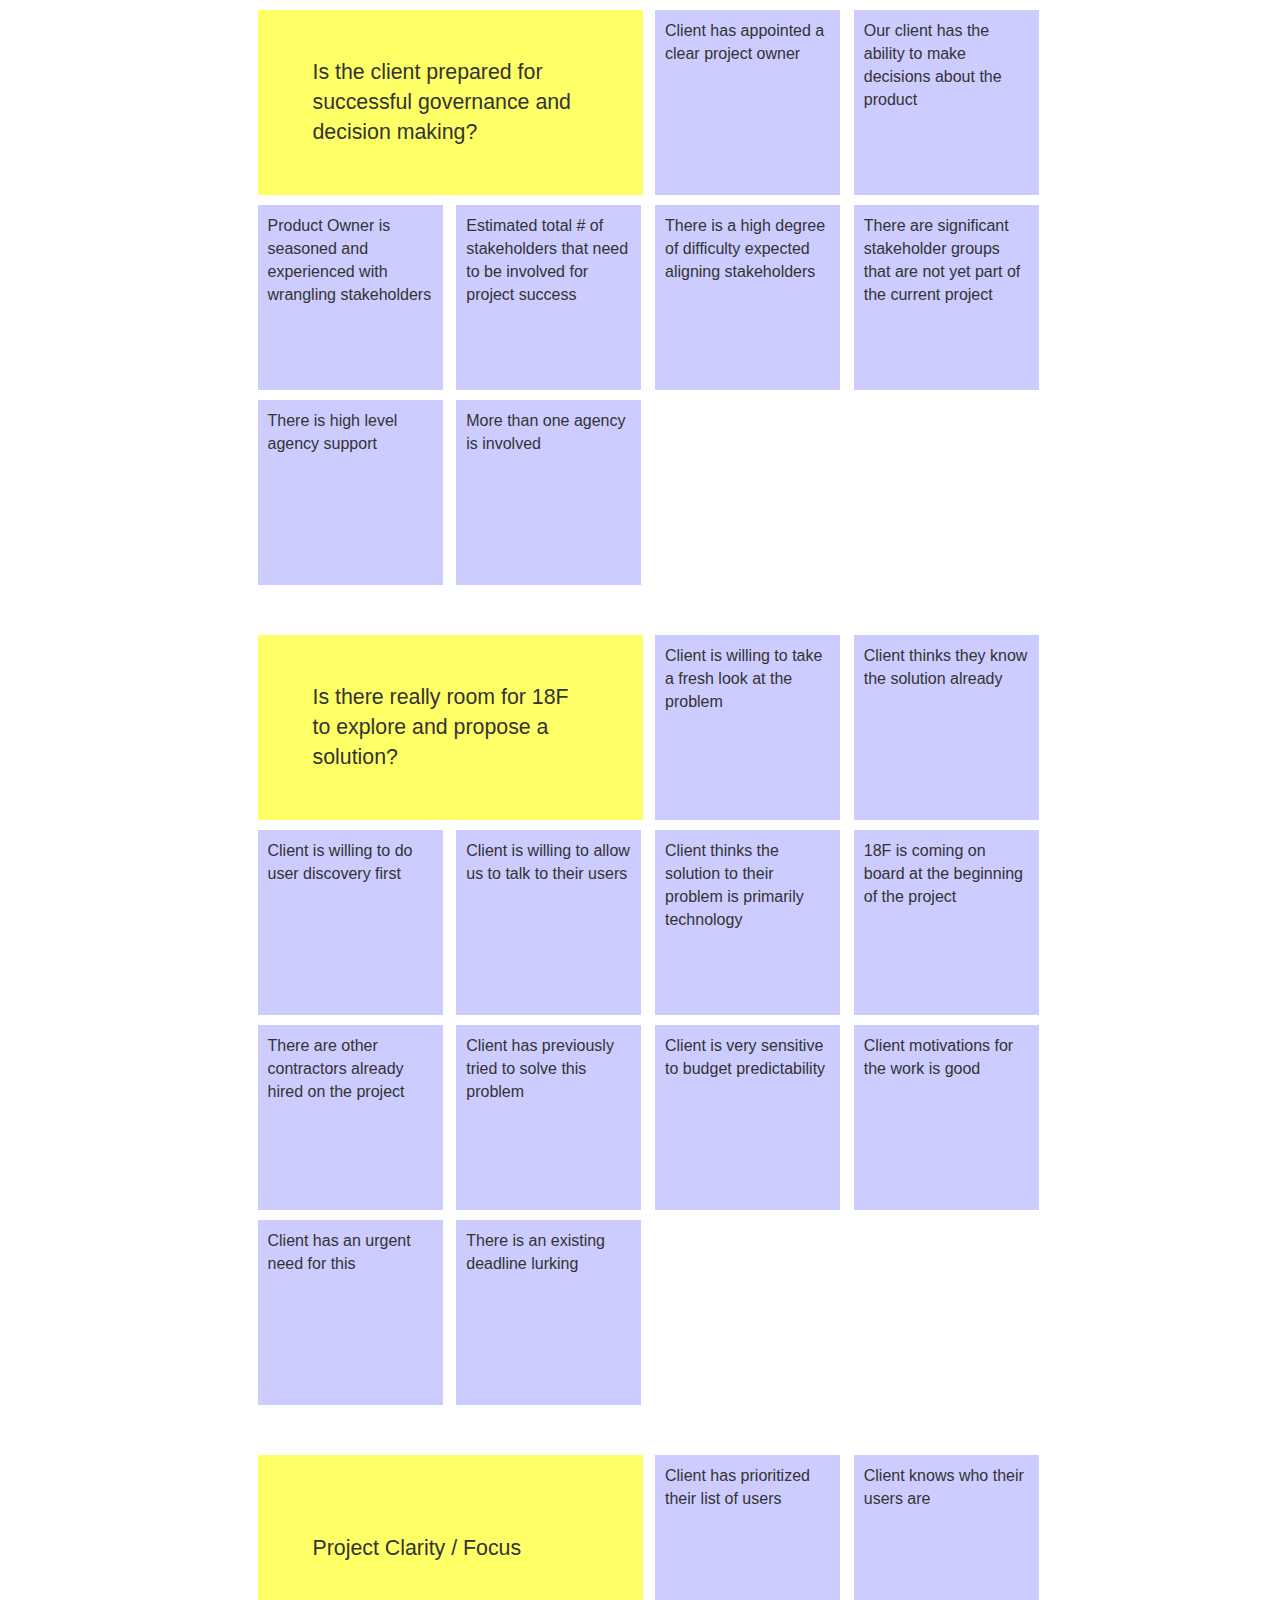
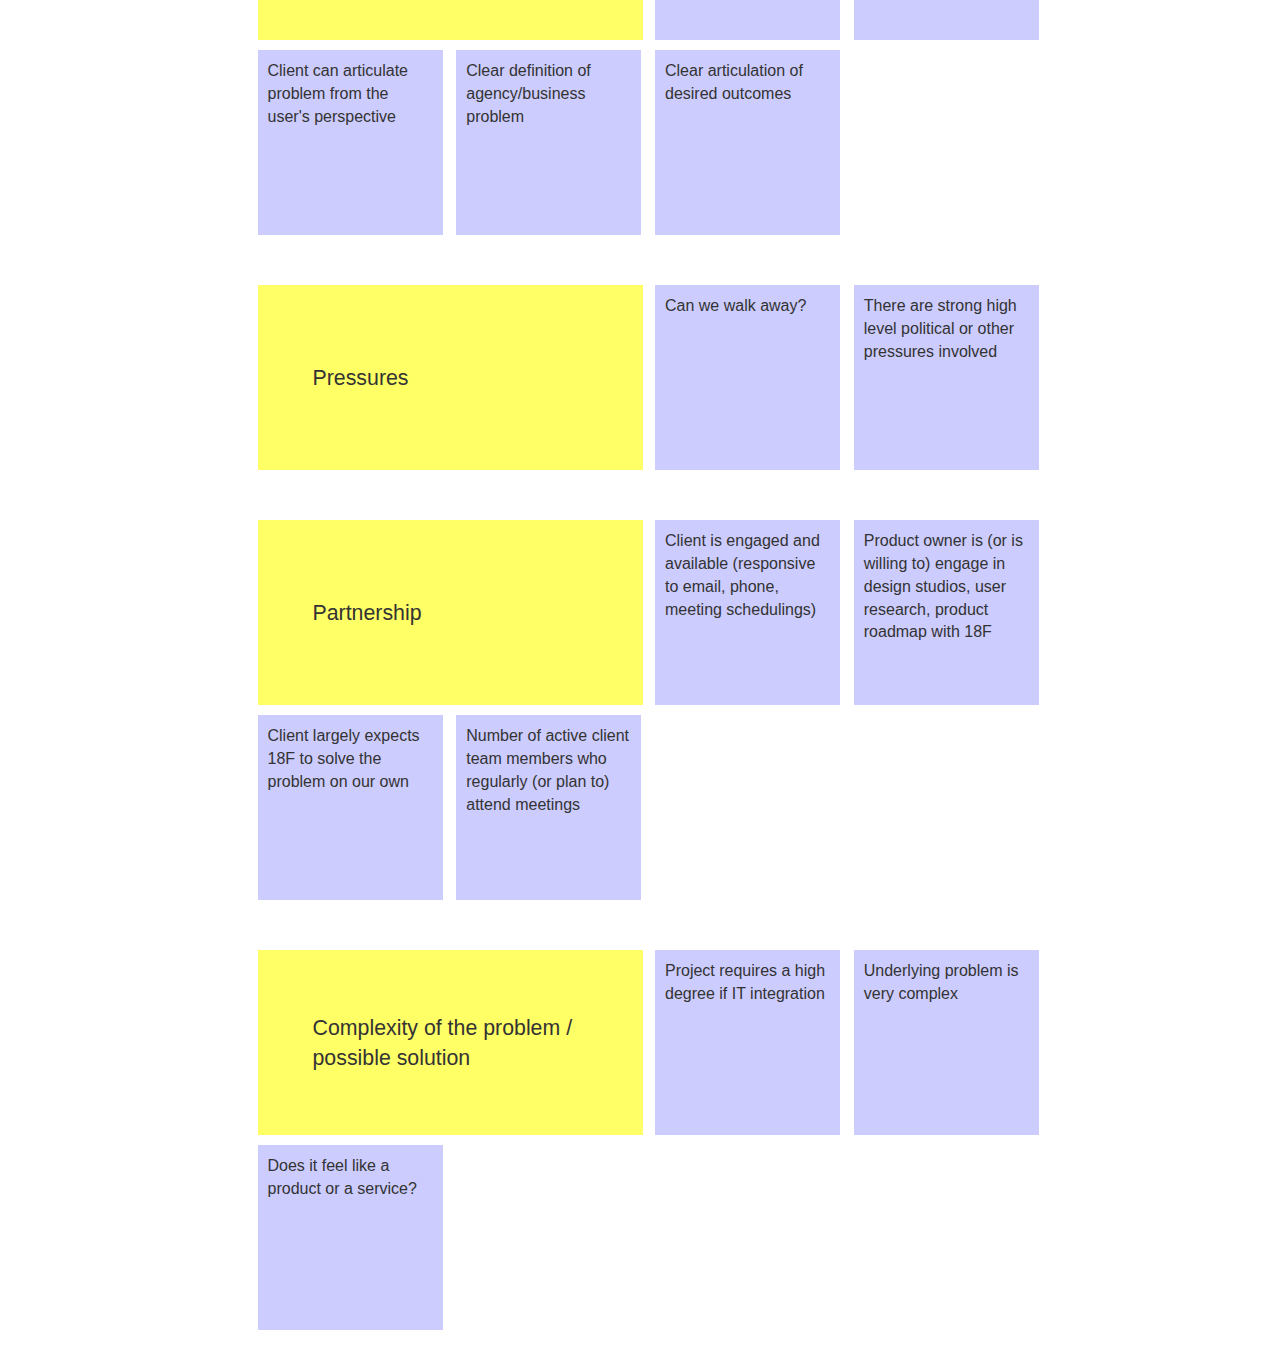
<file: index.html>
<!DOCTYPE html>

<html>
<head>
  <link rel="stylesheet" href="bootstrap-3.3.2-dist/css/bootstrap.css"> 
  <link rel="stylesheet" href="style.css"> 
  <script src="jquery-2.1.3.min.js"></script>   
  <script src="scorecard.js"></script>

  <meta name="viewport" content="width=device-width, initial-scale=1">


</head>

<body>

<div class="container">
	<div class="row">
		<div class="col-md-6 col-sm-8 col-xs-12">
			<div class="section-tile">
				<div class="section-caption center-block">
					Is the client prepared for successful governance and decision making?
				</div>
			</div>			
		</div>
		<div class="col-md-3 col-sm-4 col-xs-6">
			<div class="tile" data-scoretype="1-is-bad">
				<div class="tile-caption" >
					Client has appointed a clear project owner
				</div>
			</div>
		</div>
		<div class="col-md-3 col-sm-4 col-xs-6">
			<div class="tile" data-scoretype="1-is-bad">
				<div class="tile-caption" >
					Our client has the ability to make decisions about the product
				</div>

			</div>			
		</div>

		<div class="col-md-3 col-sm-4 col-xs-6 ">
			<div class="tile" data-scoretype="1-is-bad">
				<div class="tile-caption">
					Product Owner is seasoned and experienced with wrangling stakeholders
				</div>
			</div>
		</div>
		<div class="col-md-3 col-sm-4 col-xs-6 ">
			<div class="tile">
				<div class="tile-caption">
				Estimated total # of stakeholders that need to be involved for project success
				</div>

			</div>
		</div>		
		<div class="col-md-3 col-sm-4 col-xs-6 ">
			<div class="tile" data-scoretype="1-is-good">
				<div class="tile-caption">
					There is a high degree of difficulty expected aligning stakeholders
				</div>
			</div>
		</div>
		<div class="col-md-3 col-sm-4 col-xs-6 ">
			<div class="tile" data-scoretype="1-is-good">
				<div class="tile-caption" >
					There are significant stakeholder groups that are not yet part of the current project
				</div>

			</div>			
		</div>

		<div class="col-md-3 col-sm-4 col-xs-6">
			<div class="tile" data-scoretype="1-is-bad">
				<div class="tile-caption">
					There is high level agency support
				</div>
			</div>
		</div>
		<div class="col-md-3 col-sm-4 col-xs-6">
			<div class="tile">
				<div class="tile-caption" data-scoretype="1-is-good">
				More than one agency is involved
				</div>

			</div>
		</div>


	</div>	

	<div class="row" style="height: 20px">

	</div>

	<div class="row">
		<div class="col-md-6 col-sm-8 col-xs-12">
			<div class="section-tile">
				<div class="section-caption center-block">
					Is there really room for 18F to explore and propose a solution?
				</div>
			</div>			
		</div>

		<div class="col-md-3 col-sm-4 col-xs-6">
			<div class="tile" data-scoretype="1-is-bad">
				<div class="tile-caption" >
					Client is willing to take a fresh look at the problem
				</div>
			</div>
		</div>		


		<div class="col-md-3 col-sm-4 col-xs-6">
			<div class="tile" data-scoretype="1-is-good">
				<div class="tile-caption" >
					Client thinks they know the solution already
				</div>

			</div>			
		</div>

		<div class="col-md-3 col-sm-4 col-xs-6">
			<div class="tile" data-scoretype="1-is-bad">
				<div class="tile-caption" >
					Client is willing to do user discovery first
				</div>
			</div>
		</div>
		<div class="col-md-3 col-sm-4 col-xs-6">
			<div class="tile" data-scoretype="1-is-bad">
				<div class="tile-caption" >
					Client is willing to allow us to talk to their users
				</div>

			</div>			
		</div>
		<div class="col-md-3 col-sm-4 col-xs-6">
			<div class="tile" data-scoretype="1-is-good">
				<div class="tile-caption" >
					Client thinks the solution to their problem is primarily technology
				</div>
			</div>
		</div>
		<div class="col-md-3 col-sm-4 col-xs-6">
			<div class="tile" data-scoretype="1-is-bad">
				<div class="tile-caption" >
					18F is coming on board at the beginning of the project
				</div>

			</div>			
		</div>

		<div class="col-md-3 col-sm-4 col-xs-6">
			<div class="tile" data-scoretype="1-is-good">
				<div class="tile-caption" >
					There are other contractors already hired on the project
				</div>
			</div>
		</div>
		<div class="col-md-3 col-sm-4 col-xs-6">
			<div class="tile" data-scoretype="1-is-bad">
				<div class="tile-caption" >
					Client has previously tried to solve this problem
				</div>

			</div>			
		</div>
		<div class="col-md-3 col-sm-4 col-xs-6">
			<div class="tile" data-scoretype="1-is-good">
				<div class="tile-caption" >
					Client is very sensitive to budget predictability
				</div>
			</div>
		</div>
		<div class="col-md-3 col-sm-4 col-xs-6">
			<div class="tile" data-scoretype="1-is-bad">
				<div class="tile-caption" >
					Client motivations for the work is good
				</div>

			</div>			
		</div>

		<div class="col-md-3 col-sm-4 col-xs-6">
			<div class="tile" data-scoretype="1-is-bad">
				<div class="tile-caption" >
					Client has an urgent need for this
				</div>
			</div>
		</div>
		<div class="col-md-3 col-sm-4 col-xs-6">
			<div class="tile" data-scoretype="1-is-good">
				<div class="tile-caption" >
					There is an existing deadline lurking
				</div>

			</div>			
		</div>


	</div>		

	<div class="row" style="height: 20px">

	</div>

	<div class="row">
		<div class="col-md-6 col-sm-8 col-xs-12">
 
			<div class="section-tile">
				<div class="section-caption center-block">
					Project Clarity / Focus
				</div>
			</div>
 		</div>
		<div class="col-md-3 col-sm-4 col-xs-6">	
			<div class="tile" data-scoretype="1-is-bad">
				<div class="tile-caption" >
					Client has prioritized their list of users
				</div>
			</div>
		</div>
		<div class="col-md-3 col-sm-4 col-xs-6">
			<div class="tile" data-scoretype="1-is-bad">
				<div class="tile-caption" >
					Client knows who their users are
				</div>

			</div>			
		</div>

		<div class="col-md-3 col-sm-4 col-xs-6">
			<div class="tile" data-scoretype="1-is-bad">
				<div class="tile-caption" >
					Client can articulate problem from the user's perspective
				</div>
			</div>
		</div>
		<div class="col-md-3 col-sm-4 col-xs-6">
			<div class="tile" data-scoretype="1-is-bad">
				<div class="tile-caption" >
					Clear definition of agency/business problem
				</div>

			</div>			
		</div>

		<div class="col-md-3 col-sm-4 col-xs-6">
			<div class="tile" data-scoretype="1-is-bad">
				<div class="tile-caption" >
					Clear articulation of desired outcomes
				</div>

			</div>			
		</div>		


	</div>		

	<div class="row" style="height: 20px">

	</div>

	<div class="row">
		<div class="col-md-6 col-sm-8 col-xs-12">
 
			<div class="section-tile">
				<div class="section-caption center-block">
					Pressures
				</div>
			</div>
 		</div>	

		<div class="col-md-3 col-sm-4 col-xs-6">	
			<div class="tile" data-scoretype="1-is-bad">
				<div class="tile-caption" >
					Can we walk away?
				</div>
			</div>
		</div>
		<div class="col-md-3 col-sm-4 col-xs-6">
			<div class="tile" data-scoretype="1-is-good">
				<div class="tile-caption" >
					There are strong high level political or other pressures involved
				</div>

			</div>			
		</div>
	


	</div>	

	<div class="row" style="height: 20px">

	</div>

	<div class="row">
		<div class="col-md-6 col-sm-8 col-xs-12">
			<div class="section-tile">
				<div class="section-caption center-block">
					Partnership
				</div>
			</div>			
		</div>

		<div class="col-md-3 col-sm-4 col-xs-6">
			<div class="tile" data-scoretype="1-is-bad">
				<div class="tile-caption" >
					Client is engaged and available (responsive to email, phone, meeting schedulings)
				</div>
			</div>
		</div>		


		<div class="col-md-3 col-sm-4 col-xs-6">
			<div class="tile" data-scoretype="1-is-bad">
				<div class="tile-caption" >
					Product owner is (or is willing to) engage in design studios, user research, product roadmap with 18F
				</div>

			</div>			
		</div>

		<div class="col-md-3 col-sm-4 col-xs-6">
			<div class="tile" data-scoretype="1-is-good">
				<div class="tile-caption" >
					Client largely expects 18F to solve the problem on our own
				</div>
			</div>
		</div>		

		<div class="col-md-3  col-sm-4 col-xs-6">
			<div class="tile" data-scoretype="1-is-good">
				<div class="tile-caption" >
					Number of active client team members who regularly (or plan to) attend meetings
				</div>

			</div>			
		</div>

	</div>

	<div class="row" style="height: 20px">

	</div>

	<div class="row">
		<div class="col-md-6 col-sm-8 col-xs-12">
			<div class="section-tile">
				<div class="section-caption center-block" >
					Complexity of the problem / possible solution
				</div>
			</div>
		</div>			
		<div class="col-md-3 col-sm-4 col-xs-6">
			<div class="tile" data-scoretype="1-is-good">
				<div class="tile-caption" >
					Project requires a high degree if IT integration 
				</div>
			</div>
		</div>		

		<div class="col-md-3 col-sm-4 col-xs-6">
			<div class="tile" data-scoretype="1-is-good">
				<div class="tile-caption" >
					Underlying problem is very complex
				</div>

			</div>			
		</div>

		<div class="col-md-3 col-sm-4 col-xs-6">
			<div class="tile" data-scoretype="1-is-good">
				<div class="tile-caption" >
					Does it feel like a product or a service?
				</div>

			</div>			
		</div>	

	</div>		
<div><!-- container -->





</body>

</html>
</file>
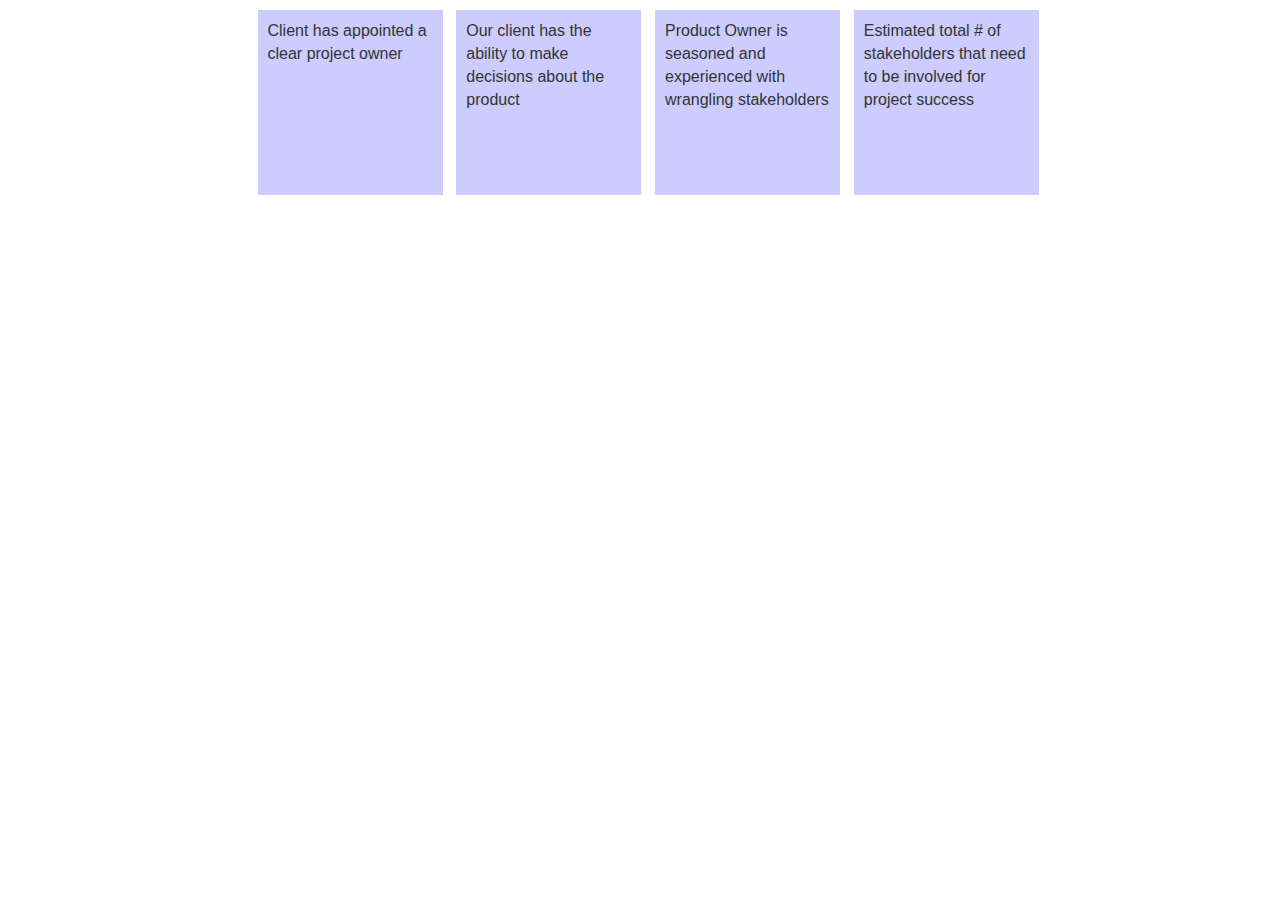
<file: scorecard.html>
<!DOCTYPE html>

<html>
<head>
  <link rel="stylesheet" href="bootstrap-3.3.2-dist/css/bootstrap.css">
  <link rel="stylesheet" href="style.css">

  <script src="jquery-2.1.3.min.js"></script>
  <script src="scorecard.js"></script>


</head>

<body>

<div class="container">
	<div class="row">
		<div class="col-md-3">
			<div class="tile" data-scoretype="1-is-bad">
				<div class="tile-caption" >
					Client has appointed a clear project owner
				</div>
			</div>
		</div>
		<div class="col-md-3">
			<div class="tile" data-scoretype="1-is-bad">
				<div class="tile-caption" >
					Our client has the ability to make decisions about the product
				</div>
				<!--
				<div class="score-box black-border">
					<div style="height: 30px">
						<div style="" class="black-border pull-left">Disagree</div>
						<div style="" class="black-border pull-right">Agree</div>
					</div>
					<div style="width: 220px" class="score-div black-border center-block">

						<button type="button" class="btn btn-xs btn-default score-button" value="1">1</button>
						<button type="button" class="btn btn-xs btn-default score-button" value="2">2</button>			
						<button type="button" class="btn btn-xs btn-default score-button" value="3">3</button>		
						<button type="button" class="btn btn-xs btn-default score-button" value="4">4</button>			
						<button type="button" class="btn btn-xs btn-default score-button" value="5">5</button>		

					</div>

				</div>
				<div class="big-number">
					
				</div>
			-->
			</div>			
		</div>
		<div class="col-md-3">
			<div class="tile" data-scoretype="1-is-bad">
				<div class="tile-caption">
					Product Owner is seasoned and experienced with wrangling stakeholders
				</div>
			</div>
		</div>
		<div class="col-md-3">
			<div class="tile">
				<div class="tile-caption">
				Estimated total # of stakeholders that need to be involved for project success
				</div>

			</div>
		</div>

	</div>
	


<div>


<div>

</div>


</body>

</html>
</file>
<file: style.css>
.container{
	padding-top: 10px;

}

.container .row {
	margin-bottom: 10px;
}

.lightblue {
	background-color: #ccccff;
}

.section-tile {
	width: 385px;
	height: 185px;
	padding: 20px;
	background-color: #ffff66;
	margin-bottom:10px;
}

.section-caption {
	font-size: 16pt;
	width: 275px;
	position: relative;
	top: 50%;
	transform: translateY(-50%);
}

.tile {
	width: 185px;
	height: 185px;
	padding: 10px;
	margin-bottom:10px;
}

.tile-caption {
	font-size: 12pt;
	height: 100px;
}

.big-number {
	position:absolute;
	top: 75px;
	left:90px;
	font-size: 48pt;
	color: #545454;
}

.score-button {
	font-size: 11pt;
	width: 25px;
	padding: 0px 5px 0px 5px;
	margin-left: 3px;
}

.center-block {
  display: block;
  margin-left: auto;
  margin-right: auto;
}

.black-border {
	border: solid 2px #000000;
}

.green-border {
	border: solid 1px #00ff00;
}

.tile button:active, .tile button.active, .tile button:focus  {
	 background-color: #00000 !important;
} 

.score-box { display: none 

}

.score-bad {
	background-color: #ff3300;
}

.score-kinda-bad {
	background-color: #ff9933;
}

.score-ok {
	background-color: #ccccff;
}

.score-kinda-good {
	background-color: #99ff99;
}

.score-great {
	background-color: #33cc33;
}

@media (min-width: 300px) { .container { max-width: 410px; } }
@media (min-width: 768px) { .container { max-width: 610px; } }
@media (min-width: 993px) { .container { max-width: 795px; } }
</file>
